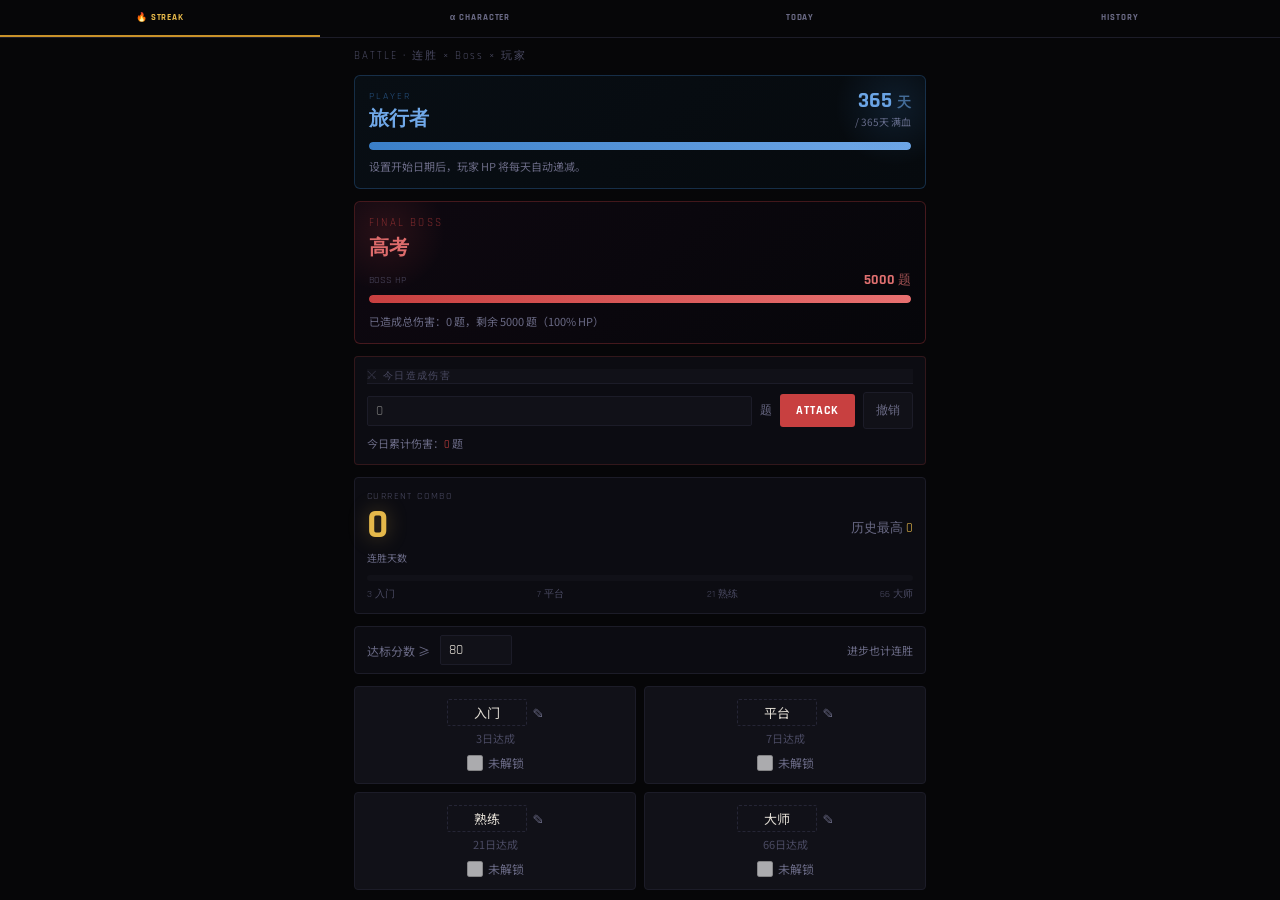
<file: index.html>
<!DOCTYPE html>
<html lang="zh-CN">
<head>
<meta charset="UTF-8">
<meta name="viewport" content="width=device-width, initial-scale=1.0, user-scalable=no">
<meta name="apple-mobile-web-app-capable" content="yes">
<meta name="apple-mobile-web-app-status-bar-style" content="black-translucent">
<meta name="apple-mobile-web-app-title" content="APEX">
<meta name="theme-color" content="#060608">
<title>APEX · RPG 成长系统</title>
<style>
@import url('https://fonts.googleapis.com/css2?family=Rajdhani:wght@400;600;700&family=Noto+Sans+SC:wght@300;400;500&display=swap');

:root {
  --bg:#060608;--bg2:#0C0C12;--bg3:#111118;
  --border:#1C1C28;--border2:#252535;
  --text:#E2DDD4;--dim:#4A4A62;--dim2:#6A6A85;
  --gold:#C8922A;--gold2:#E5B84A;
  --green:#3A9E6A;--red:#C84040;--blue:#3A7FC8;--purple:#7A4AC8;
  --safe-top:env(safe-area-inset-top,0px);--safe-bot:env(safe-area-inset-bottom,0px);
}

/* 浅色主题 */
body.light {
  --bg:#F5F5F7;--bg2:#FFFFFF;--bg3:#EEEEF2;
  --border:#D0D0DA;--border2:#B8B8C8;
  --text:#1A1A24;--dim:#6A6A85;--dim2:#8A8AA0;
  --gold:#B07A1A;--gold2:#C8922A;
  --green:#2A7A4A;--red:#A03030;--blue:#2A5A9A;--purple:#5A2A9A;
}

*{box-sizing:border-box;margin:0;padding:0;-webkit-tap-highlight-color:transparent;}
html,body{height:100%;overflow:hidden;background:var(--bg);color:var(--text);font-family:'Noto Sans SC',sans-serif;}
body{display:flex;flex-direction:column;}

/* NAV */
.nav{display:flex;background:var(--bg);border-bottom:1px solid var(--border);flex-shrink:0;overflow-x:auto;padding-top:var(--safe-top);}
.nav::-webkit-scrollbar{display:none;}
.nb{flex:1;background:none;border:none;border-bottom:2px solid transparent;color:var(--dim2);padding:12px 6px;cursor:pointer;font-size:9px;letter-spacing:.1em;font-family:'Rajdhani',sans-serif;font-weight:700;white-space:nowrap;transition:all .2s;min-width:48px;}
.nb.active{color:var(--gold2);border-bottom-color:var(--gold);}

/* PAGES */
.pages{flex:1;overflow:hidden;position:relative;}
.page{position:absolute;inset:0;overflow-y:auto;-webkit-overflow-scrolling:touch;display:none;flex-direction:column;}
.page.active{display:flex;}
.inner{max-width:600px;margin:0 auto;padding:10px 14px calc(20px + var(--safe-bot));width:100%;}
.page-title{font-family:'Rajdhani',sans-serif;font-size:11px;letter-spacing:.18em;color:var(--dim);margin-bottom:12px;}

/* SCORE HEADER */
.score-hd{background:linear-gradient(180deg,#0A0A14,var(--bg));border-bottom:1px solid var(--border);padding:10px 14px;flex-shrink:0;}
.hd-row{display:flex;justify-content:space-between;align-items:center;margin-bottom:8px;}
.hd-label{font-family:'Rajdhani',sans-serif;font-size:10px;letter-spacing:.2em;color:var(--dim);}
.date-s{font-family:'Rajdhani',sans-serif;font-size:11px;color:var(--dim2);}
.sc-row{display:flex;align-items:center;gap:10px;}
.sc-big{font-family:'Rajdhani',sans-serif;font-size:40px;font-weight:700;color:var(--gold2);line-height:1;text-shadow:0 0 24px rgba(229,184,74,.35);min-width:80px;}
.sc-meta{display:flex;flex-direction:column;gap:3px;}
.sc-vs{font-family:'Rajdhani',sans-serif;font-size:12px;font-weight:600;}
.sc-vs.up{color:var(--green);}.sc-vs.dn{color:var(--red);}.sc-vs.eq{color:var(--dim2);}
.yd-row{display:flex;align-items:center;gap:5px;}
.yd-lbl{font-family:'Rajdhani',sans-serif;font-size:10px;color:var(--dim);}
.yd-in{width:56px;background:var(--bg3);border:1px solid var(--border);border-radius:2px;color:var(--dim2);font-family:'Rajdhani',sans-serif;font-size:14px;text-align:center;padding:2px 4px;outline:none;}
.prog-t{flex:1;height:3px;background:var(--bg3);border-radius:2px;overflow:hidden;}
.prog-f{height:100%;background:linear-gradient(90deg,var(--gold),var(--gold2));border-radius:2px;transition:width .4s;box-shadow:0 0 8px rgba(200,146,42,.5);}

/* STATUS EFFECT STRIP */
.status-strip{display:flex;gap:6px;padding:6px 14px;flex-shrink:0;overflow-x:auto;background:var(--bg);}
.status-strip:empty{display:none;}
.status-strip::-webkit-scrollbar{display:none;}
.sfx{display:flex;align-items:center;gap:4px;padding:3px 9px;border-radius:12px;font-size:10px;white-space:nowrap;border:1px solid;}
.sfx.buff{color:#58C888;border-color:rgba(58,200,136,.25);background:rgba(58,200,136,.06);}
.sfx.debuff{color:#E07070;border-color:rgba(224,112,112,.25);background:rgba(224,112,112,.06);}
.sfx.neutral{color:var(--dim2);border-color:var(--border);background:var(--bg3);}

/* SAVE BTN */
.save-btn{display:block;width:calc(100% - 28px);margin:8px auto 0;background:var(--gold);border:none;border-radius:3px;color:var(--bg);font-family:'Rajdhani',sans-serif;font-size:13px;font-weight:700;letter-spacing:.12em;padding:10px;cursor:pointer;flex-shrink:0;}
.save-btn:active{background:var(--gold2);}

/* SECTIONS */
.sec{margin-bottom:8px;border:1px solid var(--border);border-radius:4px;overflow:hidden;background:var(--bg2);}
.sec-hd{display:flex;justify-content:space-between;align-items:center;padding:9px 12px;background:var(--bg3);border-bottom:1px solid var(--border);cursor:pointer;user-select:none;}
.sec-l{display:flex;align-items:center;gap:8px;}
.sdot{width:6px;height:6px;border-radius:1px;transform:rotate(45deg);flex-shrink:0;}
.sn{font-family:'Rajdhani',sans-serif;font-size:13px;font-weight:600;letter-spacing:.07em;}
.st{font-family:'Rajdhani',sans-serif;font-size:10px;color:var(--dim);margin-top:1px;}
.sec-r{display:flex;align-items:center;gap:7px;}
.ssub{font-family:'Rajdhani',sans-serif;font-size:17px;font-weight:700;color:var(--gold);}
.arr{font-size:10px;color:var(--dim);transition:transform .2s;}
.arr.cl{transform:rotate(-90deg);}
.sec-bd{padding:3px 0;}.sec-bd.hid{display:none;}

/* ITEMS */
.item{display:flex;align-items:center;padding:8px 12px;gap:8px;cursor:pointer;transition:background .12s;}
.item:active{background:rgba(255,255,255,.02);}
.item.on{background:rgba(200,146,42,.04);}
.chk{width:18px;height:18px;border:1px solid var(--border2);border-radius:2px;flex-shrink:0;display:flex;align-items:center;justify-content:center;transition:all .15s;background:var(--bg);}
.item.on .chk{background:var(--gold);border-color:var(--gold);}
.ci{display:none;color:var(--bg);font-size:11px;font-weight:700;}
.item.on .ci{display:block;}
.ilbl{flex:1;font-size:13px;color:#7A7A98;line-height:1.3;transition:color .15s;}
.item.on .ilbl{color:var(--text);}
.ipts{font-family:'Rajdhani',sans-serif;font-size:13px;font-weight:600;min-width:36px;text-align:right;color:var(--dim);}
.item.on .ipts{color:var(--green);}
.calc-row{display:flex;align-items:center;padding:7px 12px;gap:7px;}
.cl{flex:1;font-size:13px;color:#7A7A98;}
.ci2{width:46px;background:var(--bg3);border:1px solid var(--border);border-radius:2px;color:var(--text);font-family:'Rajdhani',sans-serif;font-size:13px;text-align:center;padding:3px 4px;outline:none;}
.ci2:focus{border-color:var(--gold);}
.cr{font-size:11px;color:var(--dim2);font-family:'Rajdhani',sans-serif;white-space:nowrap;}
.cres{font-family:'Rajdhani',sans-serif;font-size:14px;font-weight:600;color:var(--green);min-width:34px;text-align:right;}
.ded-row{display:flex;align-items:center;padding:8px 12px;gap:8px;}
.dl{flex:1;font-size:13px;color:#7A7A98;}
.di{width:46px;background:var(--bg3);border:1px solid rgba(200,64,64,.3);border-radius:2px;color:var(--red);font-family:'Rajdhani',sans-serif;font-size:13px;text-align:center;padding:3px 4px;outline:none;}
.dv{font-family:'Rajdhani',sans-serif;font-size:13px;font-weight:600;color:var(--red);min-width:36px;text-align:right;}

/* REWARD / CONFIRM / NOTE */
.rew-sec{border:1px solid rgba(200,146,42,.2);border-radius:4px;background:rgba(200,146,42,.03);margin-bottom:8px;}
.rew-hd{padding:9px 12px;background:rgba(200,146,42,.06);border-bottom:1px solid rgba(200,146,42,.15);}
.rew-t{font-family:'Rajdhani',sans-serif;font-size:12px;font-weight:700;letter-spacing:.12em;color:var(--gold2);}
.rew-bd{padding:4px 12px;}
.ri{display:flex;align-items:center;gap:8px;padding:6px 0;border-bottom:1px solid var(--border);}
.ri:last-child{border:none;}
.rc{width:18px;height:18px;border:1px solid rgba(200,146,42,.35);border-radius:2px;cursor:pointer;display:flex;align-items:center;justify-content:center;transition:all .15s;flex-shrink:0;}
.rc.on{background:var(--gold);border-color:var(--gold);}
.rc.on::after{content:'✓';font-size:10px;color:var(--bg);font-weight:700;}
.rl{font-size:13px;color:#9A9AB8;}
.rc.on~.rl{color:var(--gold2);}
.conf-sec{background:var(--bg3);border:1px solid var(--border);border-radius:4px;padding:10px 12px;margin-bottom:8px;}
.conf-t{font-family:'Rajdhani',sans-serif;font-size:10px;letter-spacing:.12em;color:var(--dim);margin-bottom:8px;}
.conf-pills{display:flex;gap:6px;flex-wrap:wrap;}
.cpill{display:flex;align-items:center;gap:5px;padding:5px 11px;border:1px solid var(--border);border-radius:20px;cursor:pointer;font-size:12px;color:var(--dim2);transition:all .15s;}
.cpill.on{border-color:rgba(58,158,106,.4);color:var(--green);background:rgba(58,158,106,.06);}
.cdot2{width:5px;height:5px;border-radius:50%;background:var(--dim);transition:background .15s;}
.cpill.on .cdot2{background:var(--green);}
.note-sec{background:var(--bg2);border:1px solid var(--border);border-radius:4px;padding:10px 12px;margin-bottom:8px;}
.note-l{font-family:'Rajdhani',sans-serif;font-size:10px;letter-spacing:.1em;color:var(--dim);margin-bottom:7px;}
.note-ta{width:100%;background:var(--bg3);border:1px solid var(--border);border-radius:3px;color:var(--text);font-family:'Noto Sans SC',sans-serif;font-size:13px;padding:8px 10px;outline:none;resize:none;line-height:1.6;}
.note-ta:focus{border-color:var(--gold);}

/* ══ CHARACTER PAGE ══ */
.char-hero{background:linear-gradient(135deg,#0A0A18,#06060E);border:1px solid var(--border);border-radius:6px;padding:16px;margin-bottom:10px;position:relative;overflow:hidden;}
.char-hero::before{content:'';position:absolute;top:-40px;right:-40px;width:140px;height:140px;border-radius:50%;background:radial-gradient(circle,rgba(200,146,42,.12),transparent 70%);}
.char-level-row{display:flex;align-items:center;gap:12px;margin-bottom:10px;}
.char-lv-badge{background:var(--gold);color:var(--bg);font-family:'Rajdhani',sans-serif;font-size:11px;font-weight:700;padding:3px 9px;border-radius:2px;letter-spacing:.1em;}
.char-class{font-family:'Rajdhani',sans-serif;font-size:18px;font-weight:700;color:var(--text);}
.char-title{font-size:11px;color:var(--dim2);}
.xp-bar-wrap{margin-top:10px;}
.xp-label-row{display:flex;justify-content:space-between;font-family:'Rajdhani',sans-serif;font-size:10px;color:var(--dim2);margin-bottom:5px;}
.xp-bar{height:6px;background:var(--bg3);border-radius:3px;overflow:hidden;}
.xp-fill{height:100%;background:linear-gradient(90deg,#7A4AC8,#C87AC8);border-radius:3px;transition:width .6s;}

.char-stats{display:grid;grid-template-columns:repeat(3,1fr);gap:8px;margin-bottom:10px;}
.cs{background:var(--bg2);border:1px solid var(--border);border-radius:3px;padding:10px 8px;text-align:center;}
.cs-n{font-family:'Rajdhani',sans-serif;font-size:22px;font-weight:700;color:var(--gold2);}
.cs-l{font-size:10px;color:var(--dim2);margin-top:2px;}

.status-effects-sec{background:var(--bg2);border:1px solid var(--border);border-radius:4px;padding:10px 12px;margin-bottom:10px;}
.se-title{font-family:'Rajdhani',sans-serif;font-size:10px;letter-spacing:.14em;color:var(--dim);margin-bottom:8px;}
.se-list{display:flex;flex-direction:column;gap:6px;}
.se-item{display:flex;align-items:flex-start;gap:10px;padding:8px 10px;border-radius:3px;border:1px solid;}
.se-item.buff{border-color:rgba(58,200,136,.2);background:rgba(58,200,136,.04);}
.se-item.debuff{border-color:rgba(224,112,112,.2);background:rgba(224,112,112,.04);}
.se-item.neutral{border-color:var(--border);background:var(--bg3);}
.se-icon{font-size:16px;line-height:1;flex-shrink:0;margin-top:1px;}
.se-text{flex:1;}
.se-name{font-family:'Rajdhani',sans-serif;font-size:12px;font-weight:700;letter-spacing:.06em;}
.se-desc{font-size:11px;color:var(--dim2);margin-top:2px;line-height:1.4;}
.se-item.buff .se-name{color:#58C888;}
.se-item.debuff .se-name{color:#E07070;}
.se-item.neutral .se-name{color:var(--dim2);}

/* ACHIEVEMENTS */
.ach-grid{display:grid;grid-template-columns:repeat(3,1fr);gap:8px;margin-bottom:10px;}
.ach{background:var(--bg3);border:1px solid var(--border);border-radius:4px;padding:10px 8px;text-align:center;transition:all .2s;}
.ach.unlocked{border-color:var(--gold);background:rgba(200,146,42,.06);}
.ach-icon{font-size:22px;line-height:1;margin-bottom:5px;opacity:.25;filter:grayscale(1);}
.ach.unlocked .ach-icon{opacity:1;filter:none;}
.ach-name{font-family:'Rajdhani',sans-serif;font-size:10px;font-weight:700;letter-spacing:.06em;color:var(--dim);}
.ach.unlocked .ach-name{color:var(--gold2);}
.ach-desc{font-size:9px;color:var(--dim);margin-top:3px;line-height:1.3;}

/* ══ QUEST PAGE ══ */
.quest-header{background:linear-gradient(135deg,#080812,#060608);border:1px solid var(--border);border-radius:4px;padding:12px;margin-bottom:10px;}
.quest-day-label{font-family:'Rajdhani',sans-serif;font-size:10px;letter-spacing:.16em;color:var(--dim);margin-bottom:4px;}
.quest-xp-pool{font-family:'Rajdhani',sans-serif;font-size:24px;font-weight:700;color:var(--purple);}
.quest-xp-label{font-size:11px;color:var(--dim2);margin-top:2px;}
.quest-card{background:var(--bg2);border:1px solid var(--border);border-radius:4px;padding:12px;margin-bottom:8px;transition:border-color .2s;cursor:pointer;}
.quest-card.done{border-color:rgba(58,158,106,.4);background:rgba(58,158,106,.04);}
.quest-card.failed{opacity:.4;}
.qc-top{display:flex;justify-content:space-between;align-items:flex-start;gap:8px;}
.qc-icon{font-size:20px;flex-shrink:0;}
.qc-info{flex:1;}
.qc-name{font-family:'Rajdhani',sans-serif;font-size:14px;font-weight:700;letter-spacing:.06em;color:var(--text);}
.quest-card.done .qc-name{color:var(--green);}
.qc-desc{font-size:12px;color:var(--dim2);margin-top:3px;line-height:1.4;}
.qc-reward{font-family:'Rajdhani',sans-serif;font-size:13px;font-weight:700;color:var(--purple);text-align:right;flex-shrink:0;}
.quest-card.done .qc-reward{color:var(--green);}
.qc-chk{width:22px;height:22px;border:1px solid var(--border2);border-radius:3px;display:flex;align-items:center;justify-content:center;flex-shrink:0;margin-top:2px;}
.quest-card.done .qc-chk{background:var(--green);border-color:var(--green);}
.qc-chk-mark{display:none;color:white;font-size:13px;font-weight:700;}
.quest-card.done .qc-chk-mark{display:block;}

.quest-custom-sec{background:var(--bg2);border:1px solid var(--border);border-radius:4px;margin-bottom:10px;overflow:hidden;}
.quest-custom-hd{display:flex;justify-content:space-between;align-items:center;padding:9px 12px;background:var(--bg3);border-bottom:1px solid var(--border);}
.quest-custom-title{font-family:'Rajdhani',sans-serif;font-size:11px;font-weight:700;letter-spacing:.12em;color:var(--purple);}

/* ══ HISTORY ══ */
.hist-stats{display:grid;grid-template-columns:1fr 1fr 1fr;gap:8px;margin-bottom:12px;}
.stat-c{background:var(--bg2);border:1px solid var(--border);border-radius:3px;padding:10px 12px;}
.stat-n{font-family:'Rajdhani',sans-serif;font-size:22px;font-weight:700;color:var(--gold2);}
.stat-l{font-size:10px;color:var(--dim2);margin-top:2px;}
.chart-w{background:var(--bg2);border:1px solid var(--border);border-radius:4px;padding:12px;margin-bottom:12px;}
.chart-lbl{font-family:'Rajdhani',sans-serif;font-size:10px;letter-spacing:.14em;color:var(--dim);margin-bottom:10px;}
canvas{width:100%;display:block;}
.hist-list{display:flex;flex-direction:column;gap:6px;}
.hi{background:var(--bg2);border:1px solid var(--border);border-radius:3px;padding:10px 12px;}
.hi-top{display:flex;justify-content:space-between;align-items:flex-start;}
.hi-date{font-family:'Rajdhani',sans-serif;font-size:12px;color:var(--dim2);}
.hi-score{font-family:'Rajdhani',sans-serif;font-size:22px;font-weight:700;color:var(--gold);}
.hi-diff{font-family:'Rajdhani',sans-serif;font-size:11px;}
.hi-diff.up{color:var(--green);}.hi-diff.dn{color:var(--red);}.hi-diff.eq{color:var(--dim2);}
.hi-note{font-size:12px;color:var(--dim2);margin-top:5px;line-height:1.5;font-style:italic;border-top:1px solid var(--border);padding-top:5px;}
.no-data{text-align:center;padding:40px 20px;color:var(--dim2);font-size:13px;}
.no-data-s{font-size:11px;color:var(--dim);margin-top:6px;}
.clr-btn{display:block;width:100%;margin-top:14px;background:none;border:1px solid rgba(200,64,64,.3);border-radius:3px;color:var(--red);font-family:'Rajdhani',sans-serif;font-size:11px;letter-spacing:.1em;padding:8px;cursor:pointer;opacity:.6;}

/* ══ JOURNAL ══ */
.journal-entry{background:var(--bg2);border:1px solid var(--border);border-radius:4px;padding:12px;margin-bottom:8px;}
.je-date{font-family:'Rajdhani',sans-serif;font-size:11px;color:var(--gold);margin-bottom:6px;letter-spacing:.08em;}
.je-score{font-family:'Rajdhani',sans-serif;font-size:13px;color:var(--dim2);margin-bottom:6px;}
.je-text{font-size:13px;color:var(--text);line-height:1.7;}

/* ══ STREAK (BOSS BATTLE) ══ */
.boss-card{background:linear-gradient(135deg,#0E0810,#06060A);border:1px solid rgba(200,64,64,.3);border-radius:6px;padding:14px;margin-bottom:12px;position:relative;overflow:hidden;}
.boss-card::before{content:'';position:absolute;top:-30px;left:-30px;width:120px;height:120px;border-radius:50%;background:radial-gradient(circle,rgba(200,64,64,.15),transparent 70%);}
.boss-name{font-family:'Rajdhani',sans-serif;font-size:11px;letter-spacing:.2em;color:rgba(200,64,64,.6);margin-bottom:4px;}
.boss-title{font-family:'Rajdhani',sans-serif;font-size:20px;font-weight:700;color:#E07070;}
.boss-hp-row{display:flex;justify-content:space-between;align-items:center;margin:10px 0 6px;}
.boss-hp-label{font-family:'Rajdhani',sans-serif;font-size:10px;color:var(--dim);}
.boss-hp-val{font-family:'Rajdhani',sans-serif;font-size:14px;font-weight:700;color:#E07070;}
.boss-hp-bar{height:8px;background:rgba(200,64,64,.15);border-radius:4px;overflow:hidden;}
.boss-hp-fill{height:100%;background:linear-gradient(90deg,#C84040,#E87070);border-radius:4px;transition:width .8s;}
.boss-flavor{font-size:11px;color:var(--dim2);margin-top:10px;font-style:italic;line-height:1.5;}

.combo-card{background:var(--bg2);border:1px solid var(--border);border-radius:4px;padding:12px;margin-bottom:12px;}
.combo-row{display:flex;justify-content:space-between;align-items:center;}
.combo-num{font-family:'Rajdhani',sans-serif;font-size:40px;font-weight:700;color:var(--gold2);line-height:1;text-shadow:0 0 20px rgba(229,184,74,.35);}
.combo-right{text-align:right;}
.combo-max{font-family:'Rajdhani',sans-serif;font-size:13px;color:var(--dim2);}
.combo-dmg{font-family:'Rajdhani',sans-serif;font-size:11px;color:var(--red);margin-top:3px;}
.streak-prog-bar{height:6px;background:var(--bg3);border-radius:3px;overflow:hidden;margin:10px 0 6px;}
.streak-prog-fill{height:100%;background:linear-gradient(90deg,var(--gold),var(--gold2));border-radius:3px;transition:width .5s;}
.milestone-row{display:flex;justify-content:space-between;font-family:'Rajdhani',sans-serif;font-size:10px;color:var(--dim);}

.streak-summary{display:flex;gap:10px;margin-bottom:12px;}
.streak-card{flex:1;background:var(--bg2);border:1px solid var(--border);border-radius:4px;padding:12px;text-align:center;}
.streak-num{font-family:'Rajdhani',sans-serif;font-size:36px;font-weight:700;color:var(--gold2);line-height:1.2;}
.streak-label{font-size:10px;color:var(--dim2);letter-spacing:.1em;}

.identity-grid{display:grid;grid-template-columns:repeat(2,1fr);gap:8px;margin-top:10px;}
.id-card{background:var(--bg3);border:1px solid var(--border);border-radius:4px;padding:12px;text-align:center;}
.id-card.unlocked{border-color:var(--gold);background:rgba(200,146,42,.08);}
.id-title{display:flex;align-items:center;justify-content:center;gap:6px;margin-bottom:4px;}
.id-title input{background:transparent;border:1px dashed var(--border2);color:var(--text);font-size:13px;width:80px;text-align:center;padding:2px;border-radius:2px;}
.id-title button{background:none;border:none;color:var(--dim2);cursor:pointer;font-size:11px;}
.id-days{font-size:11px;color:var(--dim);margin-bottom:8px;}
.id-check{display:flex;align-items:center;justify-content:center;gap:5px;font-size:12px;color:var(--dim2);}
.id-check input{accent-color:var(--gold);width:16px;height:16px;}

.threshold-row{margin-bottom:12px;display:flex;align-items:center;gap:10px;background:var(--bg2);border:1px solid var(--border);border-radius:4px;padding:8px 12px;}
.threshold-row span{font-size:12px;color:var(--dim2);}
.threshold-row input{background:var(--bg3);border:1px solid var(--border);border-radius:2px;color:var(--text);font-family:'Rajdhani',sans-serif;font-size:14px;padding:5px 8px;width:72px;outline:none;}

/* ══ PLAYER CARD ══ */
.player-card{background:linear-gradient(135deg,#080E14,#060A0E);border:1px solid rgba(58,127,200,.3);border-radius:6px;padding:14px;margin-bottom:12px;position:relative;overflow:hidden;}
.player-card::before{content:'';position:absolute;top:-30px;right:-30px;width:120px;height:120px;border-radius:50%;background:radial-gradient(circle,rgba(58,127,200,.15),transparent 70%);}
.player-top{display:flex;justify-content:space-between;align-items:flex-start;margin-bottom:10px;}
.player-tag{font-family:'Rajdhani',sans-serif;font-size:10px;letter-spacing:.2em;color:rgba(58,127,200,.6);margin-bottom:3px;}
.player-name{font-family:'Rajdhani',sans-serif;font-size:20px;font-weight:700;color:#70A8E8;}
.player-hp-val{font-family:'Rajdhani',sans-serif;font-size:22px;font-weight:700;color:#70A8E8;line-height:1;}
.player-hp-bar{height:8px;background:rgba(58,127,200,.15);border-radius:4px;overflow:hidden;}
.player-hp-fill{height:100%;background:linear-gradient(90deg,#3A7FC8,#70A8E8);border-radius:4px;transition:width .8s;}
/* ══ SETTING BLOCK ══ */
.setting-block{background:var(--bg2);border:1px solid var(--border);border-radius:4px;overflow:hidden;margin-bottom:12px;}
.setting-block-title{font-family:'Rajdhani',sans-serif;font-size:10px;letter-spacing:.14em;color:var(--dim);padding:8px 12px;background:var(--bg3);border-bottom:1px solid var(--border);}
.setting-row{display:flex;align-items:center;justify-content:space-between;padding:9px 12px;border-bottom:1px solid var(--border);gap:10px;}
.setting-row:last-child{border:none;}
.setting-row>span{font-size:12px;color:var(--dim2);white-space:nowrap;}
.set-in{background:var(--bg3);border:1px solid var(--border);border-radius:2px;color:var(--text);font-family:'Noto Sans SC',sans-serif;font-size:13px;padding:5px 8px;outline:none;text-align:right;}
.set-in:focus{border-color:var(--gold);}
.set-in.num{width:90px;font-family:'Rajdhani',sans-serif;font-size:14px;}
.dmg-block{background:var(--bg2);border:1px solid rgba(200,64,64,.2);border-radius:4px;padding:12px;margin-bottom:12px;}

/* ══ CUSTOMIZE ══ */
.cust-sec{background:var(--bg2);border:1px solid var(--border);border-radius:4px;margin-bottom:10px;overflow:hidden;}
.cust-hd{display:flex;justify-content:space-between;align-items:center;padding:9px 12px;background:var(--bg3);border-bottom:1px solid var(--border);}
.cust-hn{font-family:'Rajdhani',sans-serif;font-size:12px;font-weight:700;letter-spacing:.08em;}
.hd-actions{display:flex;gap:5px;}
.add-btn,.edit-btn,.del-section-btn{background:none;border:1px solid var(--border2);border-radius:2px;font-family:'Rajdhani',sans-serif;font-size:10px;padding:3px 8px;cursor:pointer;letter-spacing:.06em;line-height:1.2;}
.add-btn{color:var(--gold);}
.edit-btn{color:var(--dim2);}
.edit-btn:hover{color:var(--gold);border-color:var(--gold);}
.del-section-btn{color:var(--red);border-color:rgba(200,64,64,.3);}
.cust-item{display:flex;align-items:center;padding:8px 12px;gap:8px;border-bottom:1px solid var(--border);}
.cust-item:last-child{border:none;}
.cust-name{flex:1;font-size:13px;color:var(--text);}
.cust-pts-badge{font-family:'Rajdhani',sans-serif;font-size:12px;color:var(--green);background:rgba(58,158,106,.1);border:1px solid rgba(58,158,106,.2);border-radius:3px;padding:2px 7px;}
.cust-edit{background:none;border:none;color:var(--dim2);font-size:13px;cursor:pointer;padding:3px;}
.cust-del{background:none;border:none;color:var(--red);font-size:14px;cursor:pointer;padding:3px;opacity:.5;}
.cust-del:hover{opacity:1;}
.new-section-btn{display:block;width:100%;background:var(--bg3);border:2px dashed var(--border2);border-radius:4px;color:var(--gold2);font-family:'Rajdhani',sans-serif;font-size:12px;font-weight:700;letter-spacing:.12em;padding:13px;margin-bottom:12px;cursor:pointer;transition:all .2s;text-align:center;}
.new-section-btn:hover{background:var(--bg2);border-color:var(--gold);}

/* ══ MODAL ══ */
.overlay{position:fixed;inset:0;background:rgba(0,0,0,.75);z-index:800;display:none;align-items:flex-end;justify-content:center;}
.overlay.show{display:flex;}
.modal{background:var(--bg2);border:1px solid var(--border2);border-radius:8px 8px 0 0;padding:18px 16px calc(18px + var(--safe-bot));width:100%;max-width:600px;max-height:90vh;overflow-y:auto;}
.modal-t{font-family:'Rajdhani',sans-serif;font-size:14px;font-weight:700;letter-spacing:.1em;color:var(--gold2);margin-bottom:14px;}
.modal-row{margin-bottom:12px;}
.modal-lbl{font-size:11px;color:var(--dim2);margin-bottom:5px;font-family:'Rajdhani',sans-serif;letter-spacing:.08em;}
.modal-in{width:100%;background:var(--bg3);border:1px solid var(--border);border-radius:3px;color:var(--text);font-family:'Noto Sans SC',sans-serif;font-size:14px;padding:9px 11px;outline:none;}
.modal-in:focus{border-color:var(--gold);}
.modal-row-2{display:grid;grid-template-columns:1fr 1fr;gap:10px;margin-bottom:14px;}
.modal-btns{display:flex;gap:8px;}
.mbtn{flex:1;padding:10px;border:none;border-radius:3px;font-family:'Rajdhani',sans-serif;font-size:13px;font-weight:700;letter-spacing:.1em;cursor:pointer;}
.mbtn.cancel{background:var(--bg3);color:var(--dim2);border:1px solid var(--border);}
.mbtn.ok{background:var(--gold);color:var(--bg);}
.color-dots{display:flex;gap:8px;flex-wrap:wrap;margin-top:6px;}
.cdot-sel{width:24px;height:24px;border-radius:4px;cursor:pointer;border:2px solid transparent;transform:rotate(45deg);transition:border .1s;}
.cdot-sel.chosen{border-color:white;}

/* CELEBRATION */
.celeb{position:fixed;top:50%;left:50%;transform:translate(-50%,-50%) scale(0);background:var(--bg2);border:1px solid var(--gold);border-radius:6px;padding:14px 26px;text-align:center;z-index:999;transition:transform .3s cubic-bezier(.34,1.56,.64,1);box-shadow:0 0 40px rgba(200,146,42,.3);pointer-events:none;}
.celeb.show{transform:translate(-50%,-50%) scale(1);}
.celeb-p{font-family:'Rajdhani',sans-serif;font-size:26px;font-weight:700;color:var(--gold2);}
.celeb-t{font-size:10px;color:var(--dim2);margin-top:2px;letter-spacing:.08em;}

/* ══ COLLAPSE ══ */
.collapse-sec{background:var(--bg2);border:1px solid var(--border);border-radius:4px;overflow:hidden;}
.collapse-hd{display:flex;justify-content:space-between;align-items:center;padding:11px 14px;cursor:pointer;user-select:none;background:var(--bg3);}
.collapse-hd:active{background:var(--bg2);}
.collapse-title{font-family:'Rajdhani',sans-serif;font-size:11px;font-weight:700;letter-spacing:.14em;color:var(--dim2);}
.collapse-arr{font-size:11px;color:var(--dim);transition:transform .2s;}
.collapse-arr.open{transform:rotate(-180deg);}
.collapse-bd{border-top:1px solid var(--border);}
.collapse-bd.hid{display:none;}

.sdiv{height:1px;background:var(--border);margin:3px 12px;}
</style>
</head>
<body>

<nav class="nav">
  <button class="nb active" onclick="showPage('streak',this)">🔥 STREAK</button>
  <button class="nb" onclick="showPage('char',this)">α CHARACTER</button>
  <button class="nb" onclick="showPage('today',this)">TODAY</button>
  <button class="nb" onclick="showPage('history',this)">HISTORY</button>
</nav>

<div class="pages">

<!-- ══════ CHARACTER ══════ -->
<div class="page" id="page-char">
  <div class="inner">
	<div class="page-title">CHARACTER · 角色成长</div>
	<div class="char-hero">
	  <div class="char-level-row">
		<div class="char-lv-badge" id="charLvBadge">LV 1</div>
		<div>
		  <div class="char-class" id="charClass">觉醒者</div>
		  <div class="char-title" id="charClassSub">职业：未定</div>
		</div>
	  </div>
	  <div class="xp-bar-wrap">
		<div class="xp-label-row">
		  <span>EXPERIENCE</span>
		  <span id="xpText">0 / 100 XP</span>
		</div>
		<div class="xp-bar"><div class="xp-fill" id="xpFill" style="width:0%"></div></div>
	  </div>
	</div>

	<div class="char-stats">
	  <div class="cs"><div class="cs-n" id="charTotalXP">0</div><div class="cs-l">累计 XP</div></div>
	  <div class="cs"><div class="cs-n" id="charDays">0</div><div class="cs-l">作战天数</div></div>
	  <div class="cs"><div class="cs-n" id="charQuestXP">0</div><div class="cs-l">当前连胜</div></div>
	</div>

	<div class="status-effects-sec">
	  <div class="se-title">ACTIVE EFFECTS · 当前状态效果</div>
	  <div class="se-list" id="seList"><div style="font-size:12px;color:var(--dim2);">先保存一天记录后状态效果会出现在这里</div></div>
	</div>

	<div class="page-title" style="margin-top:4px;">ACHIEVEMENTS · 成就</div>
	<div class="ach-grid" id="achGrid"></div>
  </div>
</div>

<!-- ══════ TODAY ══════ -->
<div class="page" id="page-today">
  <div class="score-hd">
	<div class="hd-row">
	  <div class="hd-label">APEX · DAILY SCORE</div>
	  <div class="date-s" id="dateStr"></div>
	</div>
	<div class="sc-row">
	  <div class="sc-big" id="totalScore">0</div>
	  <div class="sc-meta">
		<div class="sc-vs eq" id="scoreDiff">vs 昨日 —</div>
		<div class="yd-row">
		  <div class="yd-lbl">昨日</div>
		  <input class="yd-in" type="number" id="ydInput" placeholder="0" oninput="updateDiff()">
		</div>
	  </div>
	  <div class="prog-t" style="flex:1"><div class="prog-f" id="progFill" style="width:0%"></div></div>
	</div>
  </div>
  <div class="status-strip" id="statusStrip"></div>
  <button class="save-btn" onclick="saveToday()">保存今日记录</button>
  <div class="inner" id="todayInner"></div>
</div>

<!-- ══════ HISTORY ══════ -->
<div class="page" id="page-history">
  <div class="inner">
	<div class="page-title">PROGRESS CURVE · 进步曲线</div>
	<div class="hist-stats">
	  <div class="stat-c"><div class="stat-n" id="statDays">0</div><div class="stat-l">累计天数</div></div>
	  <div class="stat-c"><div class="stat-n" id="statBest">0</div><div class="stat-l">最高分</div></div>
	  <div class="stat-c"><div class="stat-n" id="statAvg">0</div><div class="stat-l">平均分</div></div>
	</div>
	<div class="chart-w"><div class="chart-lbl">每日积分走势</div><canvas id="scoreChart" height="150"></canvas></div>
	<div class="hist-list" id="histList"></div>
	<button class="clr-btn" onclick="clearHistory()">清除所有历史记录</button>
  </div>
</div>

<!-- ══════ STREAK / BOSS BATTLE ══════ -->
<div class="page active" id="page-streak">
  <div class="inner">
	<div class="page-title">BATTLE · 连胜 × Boss × 玩家</div>

	<!-- PLAYER HP -->
	<div class="player-card">
	  <div class="player-top">
		<div>
		  <div class="player-tag">PLAYER</div>
		  <div class="player-name" id="playerName">旅行者</div>
		</div>
		<div style="text-align:right;">
		  <div class="player-hp-val"><span id="playerHpCur">—</span> <span id="playerHpUnit" style="font-size:14px;color:rgba(112,168,232,.6);">天</span></div>
		  <div style="font-size:10px;color:var(--dim2);margin-top:2px;">/ <span id="playerHpMax">—</span> 满血</div>
		</div>
	  </div>
	  <div class="player-hp-bar"><div class="player-hp-fill" id="playerHpFill" style="width:100%"></div></div>
	  <div style="font-size:11px;color:var(--dim2);margin-top:8px;" id="playerFlavor">设置开始日期后，玩家 HP 将每天自动递减。</div>
	</div>

	<!-- BOSS CARD -->
	<div class="boss-card">
	  <div class="boss-name">FINAL BOSS</div>
	  <div class="boss-title" id="bossDisplayName">高考</div>
	  <div class="boss-hp-row">
		<div class="boss-hp-label">BOSS HP</div>
		<div class="boss-hp-val"><span id="bossHpCur">—</span> <span id="bossHpUnitDisp" style="font-size:13px;font-weight:400;color:rgba(224,112,112,.7);">题</span></div>
	  </div>
	  <div class="boss-hp-bar"><div class="boss-hp-fill" id="bossHpFill" style="width:100%"></div></div>
	  <div style="font-size:11px;color:var(--dim2);margin-top:10px;" id="bossFlavor">设置 Boss 后开始造成伤害。</div>
	</div>

	<!-- DAMAGE INPUT -->
	<div class="dmg-block">
	  <div class="setting-block-title" style="padding:0;font-size:10px;letter-spacing:.14em;color:var(--dim);margin-bottom:8px;">⚔ 今日造成伤害</div>
	  <div style="display:flex;gap:8px;align-items:center;">
		<input type="number" id="dmgInput" class="set-in num" placeholder="0" min="0" style="flex:1;text-align:left;">
		<span id="dmgUnitLabel" style="font-family:'Rajdhani',sans-serif;font-size:12px;color:var(--dim2);">题</span>
		<button onclick="dealDamage()" style="background:var(--red);border:none;border-radius:3px;color:white;font-family:'Rajdhani',sans-serif;font-size:12px;font-weight:700;padding:9px 16px;cursor:pointer;letter-spacing:.08em;">ATTACK</button>
		<button onclick="healBoss()" style="background:var(--bg3);border:1px solid var(--border);border-radius:3px;color:var(--dim2);font-family:'Rajdhani',sans-serif;font-size:12px;padding:9px 12px;cursor:pointer;">撤销</button>
	  </div>
	  <div style="font-size:11px;color:var(--dim2);margin-top:6px;">今日累计伤害：<span id="todayDmg" style="color:var(--red);font-family:'Rajdhani',sans-serif;">0</span> <span id="todayDmgUnit"></span></div>
	</div>

	<!-- COMBO -->
	<div class="combo-card">
	  <div class="combo-row">
		<div>
		  <div style="font-family:'Rajdhani',sans-serif;font-size:10px;letter-spacing:.14em;color:var(--dim);margin-bottom:4px;">CURRENT COMBO</div>
		  <div class="combo-num" id="currentStreak">0</div>
		  <div style="font-size:10px;color:var(--dim2);margin-top:4px;">连胜天数</div>
		</div>
		<div class="combo-right">
		  <div class="combo-max">历史最高 <span id="maxStreak" style="color:var(--gold2);">0</span></div>
		</div>
	  </div>
	  <div class="streak-prog-bar"><div class="streak-prog-fill" id="streakProgFill" style="width:0%"></div></div>
	  <div class="milestone-row">
		<span>3 入门</span><span>7 平台</span><span>21 熟练</span><span>66 大师</span>
	  </div>
	</div>

	<div class="threshold-row">
	  <span>达标分数 ≥</span>
	  <input type="number" id="streakThreshold" min="1" step="1" value="80" onchange="renderStreak()">
	  <span style="margin-left:auto;font-size:11px;color:var(--dim2);">进步也计连胜</span>
	</div>

	<div class="identity-grid" id="identityCards"></div>

	<!-- COLLAPSIBLE: BOSS SETTINGS -->
	<div class="collapse-sec" style="margin-top:16px;">
	  <div class="collapse-hd" onclick="toggleCollapse('bossSettings')">
		<span class="collapse-title">⚙ Boss 设置</span>
		<span class="collapse-arr" id="arr-bossSettings">▾</span>
	  </div>
	  <div class="collapse-bd hid" id="bd-bossSettings">
		<div class="setting-row">
		  <span>Boss 名称</span>
		  <input type="text" id="bossNameInput" class="set-in" placeholder="高考" oninput="saveBossSettings()">
		</div>
		<div class="setting-row">
		  <span>总血量</span>
		  <input type="number" id="bossTotalHp" class="set-in num" placeholder="5000" min="1" oninput="saveBossSettings()">
		</div>
		<div class="setting-row">
		  <span>当前剩余HP</span>
		  <input type="number" id="bossCurrentHp" class="set-in num" placeholder="5000" min="0" oninput="saveBossSettings()">
		</div>
		<div class="setting-row">
		  <span>单位</span>
		  <input type="text" id="bossUnit" class="set-in" placeholder="题" maxlength="6" oninput="saveBossSettings()">
		</div>
	  </div>
	</div>

	<!-- COLLAPSIBLE: PLAYER SETTINGS -->
	<div class="collapse-sec" style="margin-top:8px;margin-bottom:20px;">
	  <div class="collapse-hd" onclick="toggleCollapse('playerSettings')">
		<span class="collapse-title">⚙ 玩家设置</span>
		<span class="collapse-arr" id="arr-playerSettings">▾</span>
	  </div>
	  <div class="collapse-bd hid" id="bd-playerSettings">
		<div class="setting-row">
		  <span>名称</span>
		  <input type="text" id="playerNameInput" class="set-in" placeholder="旅行者" oninput="savePlayerSettings()">
		</div>
		<div class="setting-row">
		  <span>最大HP（天）</span>
		  <input type="number" id="playerMaxHp" class="set-in num" placeholder="365" min="1" oninput="savePlayerSettings()">
		</div>
		<div class="setting-row">
		  <span>开始日期</span>
		  <input type="date" id="playerStartDate" class="set-in" style="width:auto;" onchange="savePlayerSettings()">
		</div>
	  </div>
	</div>

  </div>
</div>

</div><!-- /pages -->

<!-- 事项 Modal (支持三种类型) -->
<div class="overlay" id="overlay">
  <div class="modal">
	<div class="modal-t" id="modalTitle">添加事项</div>
	<div class="modal-row">
	  <div class="modal-lbl">事项名称</div>
	  <input class="modal-in" type="text" id="modalName" placeholder="例：完成数学作业">
	</div>
	<div class="modal-row">
	  <div class="modal-lbl">类型</div>
	  <select class="modal-in" id="modalType" onchange="toggleModalFields()">
		<option value="check">✓ 一次完成（固定分）</option>
		<option value="calc">🔢 数量累计（分值×数量）</option>
		<option value="counter">🔁 可多次点击（固定分/次）</option>
	  </select>
	</div>
	<!-- 固定分字段（默认显示） -->
	<div class="modal-row" id="modalPtsRow">
	  <div class="modal-lbl">分值</div>
	  <input class="modal-in" type="number" id="modalPts" placeholder="3" min="0.5" step="0.5">
	</div>
	<!-- 计算类型字段（初始隐藏） -->
	<div class="modal-row" id="modalCalcFields" style="display:none;">
	  <div style="display:flex; gap:8px;">
		<div style="flex:2;"><div class="modal-lbl">分值/单位</div><input class="modal-in" type="number" id="modalRate" placeholder="4" min="0.5" step="0.5"></div>
		<div style="flex:1;"><div class="modal-lbl">单位</div><input class="modal-in" type="text" id="modalUnit" placeholder="节"></div>
	  </div>
	</div>
	<div class="modal-row-2">
	  <div><div class="modal-lbl">所属模块</div><select class="modal-in" id="modalSection" style="cursor:pointer;"></select></div>
	</div>
	<div class="modal-btns">
	  <button class="mbtn cancel" onclick="closeModal()">取消</button>
	  <button class="mbtn ok" onclick="saveItem()">保存</button>
	</div>
  </div>
</div>

<!-- 板块 Modal -->
<div class="overlay" id="sectionOverlay">
  <div class="modal">
	<div class="modal-t" id="sectionModalTitle">编辑板块</div>
	<div class="modal-row"><div class="modal-lbl">板块名称</div><input class="modal-in" type="text" id="sectionNameInput" placeholder="例：自习室数学"></div>
	<div class="modal-row"><div class="modal-lbl">时间/备注</div><input class="modal-in" type="text" id="sectionTimeInput" placeholder="例：06:30 — 09:30"></div>
	<div class="modal-row">
	  <div class="modal-lbl">主题颜色</div>
	  <div class="color-dots" id="sectionColorDots">
		<div class="cdot-sel chosen" data-color="#C8922A" style="background:#C8922A;" onclick="selectSectionColor(this)"></div>
		<div class="cdot-sel" data-color="#E5B84A" style="background:#E5B84A;" onclick="selectSectionColor(this)"></div>
		<div class="cdot-sel" data-color="#3A7FC8" style="background:#3A7FC8;" onclick="selectSectionColor(this)"></div>
		<div class="cdot-sel" data-color="#C84040" style="background:#C84040;" onclick="selectSectionColor(this)"></div>
		<div class="cdot-sel" data-color="#3A9E6A" style="background:#3A9E6A;" onclick="selectSectionColor(this)"></div>
		<div class="cdot-sel" data-color="#7A4AC8" style="background:#7A4AC8;" onclick="selectSectionColor(this)"></div>
		<div class="cdot-sel" data-color="#A0A0FF" style="background:#A0A0FF;" onclick="selectSectionColor(this)"></div>
		<div class="cdot-sel" data-color="#E07070" style="background:#E07070;" onclick="selectSectionColor(this)"></div>
	  </div>
	  <input type="hidden" id="sectionColorInput" value="#C8922A">
	</div>
	<div class="modal-row">
	  <div class="modal-lbl">板块类型</div>
	  <label style="display:flex;align-items:center;gap:8px;color:var(--dim2);font-size:13px;">
		<input type="checkbox" id="sectionDeductCheck"> 扣分项目
	  </label>
	</div>
	<div class="modal-btns">
	  <button class="mbtn cancel" onclick="closeSectionModal()">取消</button>
	  <button class="mbtn ok" onclick="saveSection()">保存</button>
	</div>
  </div>
</div>

<!-- Celebration -->
<div class="celeb" id="celeb">
  <div class="celeb-p" id="celebP"></div>
  <div class="celeb-t" id="celebT">已记录</div>
</div>

<script>
// ════════════════════════════════════
//  STORE
// ════════════════════════════════════
const STORE={
  get(k){try{return JSON.parse(localStorage.getItem(k))||null}catch{return null}},
  set(k,v){localStorage.setItem(k,JSON.stringify(v))},
  del(k){localStorage.removeItem(k)}
};

// ════════════════════════════════════
//  DEFAULT DATA (无默认模板)
// ════════════════════════════════════
const DEFAULT_SECTIONS = [];

const ACHIEVEMENTS_DEF=[
  {id:'a0',icon:'🌟',name:'初次觉醒',desc:'第一次保存记录'},
  {id:'a1',icon:'⚔️',name:'首战告捷',desc:'积分首次超过80'},
  {id:'a2',icon:'🔥',name:'三日连胜',desc:'达成3天连胜'},
  {id:'a3',icon:'🗡️',name:'战士崛起',desc:'达成7天连胜'},
  {id:'a4',icon:'⚙️',name:'习惯铸造',desc:'达成21天连胜'},
  {id:'a5',icon:'🧠',name:'神经重塑',desc:'达成66天连胜'},
  {id:'a6',icon:'💎',name:'满贯之日',desc:'单日无扣分且三项结算全中'},
  {id:'a7',icon:'💯',name:'百分战士',desc:'单日积分超过100'},
  {id:'a8',icon:'👑',name:'传说时刻',desc:'单日积分超过140'},
  {id:'a9',icon:'📈',name:'进步无止',desc:'连续7天积分进步'},
  {id:'a11',icon:'🌙',name:'节律之主',desc:'连续7天22:30前躺下'},
];

const LEVEL_THRESHOLDS=[0,100,250,500,850,1350,2000,2850,4000,5500,7500];
const LEVEL_NAMES=['觉醒者','学徒','践行者','战士','铸造者','掌舵者','学者','精英','大师','传说','神话'];

const IDENTITY_NAMES_DEFAULT=['入门','平台','熟练','大师'];
const STREAK_MILESTONES=[3,7,21,66];

// ════════════════════════════════════
//  ACCESSORS
// ════════════════════════════════════
function getSections(){return STORE.get('apex_sections')||DEFAULT_SECTIONS;}
function saveSections(s){STORE.set('apex_sections',s);}
function getHistory(){return STORE.get('apex_history')||{};}
function getAchievements(){return STORE.get('apex_achievements')||[];}
function getIdentityNames(){return STORE.get('apex_id_names')||IDENTITY_NAMES_DEFAULT;}
function getIdentityClaimed(){return STORE.get('apex_id_claimed')||[];}
function getStreakThreshold(){return STORE.get('apex_streak_threshold')||80;}
function getTheme(){return STORE.get('apex_theme')||'dark';}
function setTheme(theme){STORE.set('apex_theme',theme);}

// ════════════════════════════════════
//  STATE
// ════════════════════════════════════
let currentScore=0, subtotals={}, calcValues={}, celebTimer, celebTimer2;
let editingItem=null, editingSectionId=null;

const now=new Date();
const todayKey=`${now.getFullYear()}-${now.getMonth()+1}-${now.getDate()}`;
document.getElementById('dateStr').textContent=`${now.getMonth()+1}月${now.getDate()}日`;

// ════════════════════════════════════
//  THEME
// ════════════════════════════════════
function toggleTheme() {
  const body = document.body;
  const isLight = body.classList.contains('light');
  if (isLight) {
	body.classList.remove('light');
	setTheme('dark');
  } else {
	body.classList.add('light');
	setTheme('light');
  }
}
// 初始化主题
(function initTheme() {
  const theme = getTheme();
  if (theme === 'light') document.body.classList.add('light');
})();

// ════════════════════════════════════
//  SOUND ENGINE (Web Audio API)
// ════════════════════════════════════
let audioCtx=null;
function getAudio(){
  if(!audioCtx) audioCtx=new(window.AudioContext||window.webkitAudioContext)();
  return audioCtx;
}
function playTone(freq,type,vol,dur,delay=0){
  try{
	const ctx=getAudio();
	const osc=ctx.createOscillator();
	const gain=ctx.createGain();
	osc.connect(gain); gain.connect(ctx.destination);
	osc.type=type; osc.frequency.value=freq;
	const t=ctx.currentTime+delay;
	gain.gain.setValueAtTime(0,t);
	gain.gain.linearRampToValueAtTime(vol,t+0.01);
	gain.gain.exponentialRampToValueAtTime(0.001,t+dur);
	osc.start(t); osc.stop(t+dur+0.05);
  }catch(e){}
}
function soundTick(){
  playTone(880,'sine',0.18,0.08);
}
function soundMilestone(){
  playTone(523,'sine',0.15,0.12);
  playTone(784,'sine',0.12,0.15,0.1);
}
function soundSave(){
  playTone(392,'sine',0.14,0.25);
  playTone(523,'sine',0.12,0.25,0.05);
  playTone(659,'sine',0.10,0.3,0.1);
}
function soundLevelUp(){
  [523,659,784,1047].forEach((f,i)=>playTone(f,'square',0.12,0.2,i*0.1));
  setTimeout(()=>playTone(1047,'sine',0.18,0.5),450);
}
function soundAchievement(){
  playTone(880,'square',0.14,0.1);
  playTone(1109,'sine',0.12,0.3,0.12);
  playTone(1318,'sine',0.10,0.4,0.25);
}
function soundAttack(){
  try{
	const ctx=getAudio();
	const buf=ctx.createBuffer(1,ctx.sampleRate*0.15,ctx.sampleRate);
	const data=buf.getChannelData(0);
	for(let i=0;i<data.length;i++) data[i]=(Math.random()*2-1)*Math.pow(1-i/data.length,3)*0.6;
	const src=ctx.createBufferSource();
	const g=ctx.createGain(); g.gain.value=1;
	src.buffer=buf; src.connect(g); g.connect(ctx.destination);
	src.start();
	playTone(80,'sawtooth',0.2,0.15,0.02);
  }catch(e){}
}
function soundDeduct(){
  playTone(180,'sawtooth',0.15,0.12);
  playTone(140,'sawtooth',0.10,0.1,0.08);
}

// ════════════════════════════════════
//  XP & LEVEL
// ════════════════════════════════════
function computeTotalXP(){
  const hist=getHistory();
  const dates=Object.keys(hist).sort();
  let xp=0;
  dates.forEach(d=>{ xp+=(hist[d].score||0)*0.5; });
  return Math.round(xp);
}

function getLevelInfo(xp){
  let lv=0;
  for(let i=0;i<LEVEL_THRESHOLDS.length-1;i++){
	if(xp>=LEVEL_THRESHOLDS[i]) lv=i;
	else break;
  }
  const cur=LEVEL_THRESHOLDS[lv]||0;
  const next=LEVEL_THRESHOLDS[lv+1]||cur+1000;
  return{lv:lv+1,name:LEVEL_NAMES[lv]||'传说',cur,next,progress:xp-cur,range:next-cur};
}

function getCharClass(){
  const hist=getHistory();
  const keys=Object.keys(hist).sort().slice(-7);
  if(!keys.length) return{cls:'未知职业',sub:'积累数据中...'};
  const avg=keys.reduce((s,k)=>s+(hist[k].score||0),0)/keys.length;
  if(avg>=120) return{cls:'钢铁铸造者',sub:'近7日平均'+Math.round(avg)+'分 · 精英级'};
  if(avg>=90) return{cls:'践行战士',sub:'近7日平均'+Math.round(avg)+'分 · 稳定推进'};
  if(avg>=60) return{cls:'学徒',sub:'近7日平均'+Math.round(avg)+'分 · 成长中'};
  return{cls:'觉醒者',sub:'近7日平均'+Math.round(avg)+'分 · 刚刚开始'};
}

// ════════════════════════════════════
//  STATUS EFFECTS
// ════════════════════════════════════
function computeStatusEffects(){
  const hist=getHistory();
  const keys=Object.keys(hist).sort();
  if(!keys.length) return[];
  const effects=[];
  const last=keys[keys.length-1];
  const yd=hist[last];
  const ydScore=yd?yd.score:0;
  const streak=computeStreak(getStreakThreshold()).current;

  if(streak>=7) effects.push({type:'buff',icon:'🔥',name:'燃烧连胜',desc:`连胜已达${streak}天，今日任务XP奖励提升50%`});
  else if(streak>=3) effects.push({type:'buff',icon:'⚡',name:'连击状态',desc:`${streak}天连胜中，继续保持势头`});

  if(ydScore>=110) effects.push({type:'buff',icon:'🔱',name:'锐利',desc:`昨日${ydScore}分，处于高强度状态`});
  else if(ydScore>=80) effects.push({type:'buff',icon:'✅',name:'稳定',desc:`昨日${ydScore}分，状态稳定`});
  else if(ydScore>0&&ydScore<60) effects.push({type:'debuff',icon:'🌧',name:'疲软',desc:`昨日仅${ydScore}分，今日是反弹的机会`});

  if(keys.length>=2){
	const prev=hist[keys[keys.length-2]];
	const prevScore=prev?prev.score:0;
	if(ydScore<getStreakThreshold()&&ydScore<=prevScore&&streak===0){
	  effects.push({type:'debuff',icon:'💔',name:'连胜中断',desc:'连胜昨日断掉，重新点燃火种'});
	}
  }

  if(!effects.length) effects.push({type:'neutral',icon:'🌑',name:'平静',desc:'无特殊状态效果'});
  return effects;
}

function renderStatusStrip(){
  const strip=document.getElementById('statusStrip');
  if(!strip) return;
  const efx=computeStatusEffects();
  strip.innerHTML=efx.map(e=>`<div class="sfx ${e.type}">${e.icon} ${e.name}</div>`).join('');
}

// ════════════════════════════════════
//  CHARACTER PAGE
// ════════════════════════════════════
function renderChar(){
  const totalXP=computeTotalXP();
  const li=getLevelInfo(totalXP);
  const cc=getCharClass();
  const hist=getHistory();
  const days=Object.keys(hist).length;

  document.getElementById('charLvBadge').textContent='LV '+li.lv;
  document.getElementById('charClass').textContent=li.name;
  document.getElementById('charClassSub').textContent='职业：'+cc.cls+' · '+cc.sub;
  document.getElementById('xpText').textContent=(totalXP-li.cur)+' / '+li.range+' XP';
  document.getElementById('xpFill').style.width=Math.min(100,(li.progress/li.range)*100)+'%';
  document.getElementById('charTotalXP').textContent=Math.round(totalXP);
  document.getElementById('charDays').textContent=days;
  document.getElementById('charQuestXP').textContent=computeStreak(getStreakThreshold()).current;

  const efx=computeStatusEffects();
  document.getElementById('seList').innerHTML=efx.length?efx.map(e=>`
	<div class="se-item ${e.type}">
	  <div class="se-icon">${e.icon}</div>
	  <div class="se-text">
		<div class="se-name">${e.name}</div>
		<div class="se-desc">${e.desc}</div>
	  </div>
	</div>`).join(''):'<div style="font-size:12px;color:var(--dim2);">保存记录后状态效果将出现</div>';

  const unlocked=getAchievements();
  document.getElementById('achGrid').innerHTML=ACHIEVEMENTS_DEF.map(a=>`
	<div class="ach ${unlocked.includes(a.id)?'unlocked':''}">
	  <div class="ach-icon">${a.icon}</div>
	  <div class="ach-name">${a.name}</div>
	  <div class="ach-desc">${a.desc}</div>
	</div>`).join('');
}

// ════════════════════════════════════
//  ACHIEVEMENTS CHECK
// ════════════════════════════════════
function checkAchievements(score){
  const hist=getHistory();
  const keys=Object.keys(hist).sort();
  let unlocked=[...getAchievements()];
  const newlyUnlocked=[];
  const add=(id)=>{if(!unlocked.includes(id)){unlocked.push(id);newlyUnlocked.push(id);}};

  if(keys.length>=1) add('a0');
  if(score>80) add('a1');
  if(score>100) add('a7');
  if(score>140) add('a8');

  const streak=computeStreak(getStreakThreshold()).current;
  if(streak>=3) add('a2');
  if(streak>=7) add('a3');
  if(streak>=21) add('a4');
  if(streak>=66) add('a5');

  if(keys.length>=7){
	let consec=true;
	for(let i=keys.length-1;i>keys.length-7;i--){
	  if(hist[keys[i]].score<=hist[keys[i-1]].score){consec=false;break;}
	}
	if(consec) add('a9');
  }

  STORE.set('apex_achievements',unlocked);
  return newlyUnlocked;
}

// ════════════════════════════════════
//  TODAY
// ════════════════════════════════════
function renderToday(){
  const sections = getSections();
  const inner = document.getElementById('todayInner');
  inner.innerHTML = ''; subtotals = {}; calcValues = {};

  if (sections.length === 0) {
	inner.innerHTML = `
	  <div style="text-align:center; padding:40px 20px; color:var(--dim2);">
		<div style="font-size:28px; margin-bottom:12px;">📋</div>
		<div style="font-size:15px; margin-bottom:6px;">还没有任何板块</div>
		<div style="font-size:12px;">点击下方「管理板块」按钮创建你的第一个板块</div>
	  </div>
	`;
  } else {
	sections.forEach(sec => {
	  const sid = sec.id; subtotals[sid]=0;
	  const wrapper = document.createElement('div');
	  wrapper.className = 'sec';
	  if(sec.deduct) wrapper.style.borderColor='rgba(200,64,64,0.2)';

	  const hd = document.createElement('div');
	  hd.className = 'sec-hd';
	  if(sec.deduct) hd.style.background='rgba(200,64,64,0.04)';
	  hd.innerHTML = `
		<div class="sec-l">
		  <div class="sdot" style="background:${sec.color}"></div>
		  <div>
			<div class="sn" style="${sec.deduct?'color:#E07070':''}">${sec.name}</div>
			<div class="st">${sec.time||''}</div>
		  </div>
		</div>
		<div class="sec-r">
		  <div class="ssub" id="sub_${sid}" style="${sec.deduct?'color:#C84040':''}">${sec.deduct?'-':''}0</div>
		  <div class="arr">▾</div>
		</div>`;
	  hd.onclick=()=>{const bd=hd.nextElementSibling;bd.classList.toggle('hid');hd.querySelector('.arr').classList.toggle('cl');};
	  wrapper.appendChild(hd);

	  const bd = document.createElement('div');
	  bd.className = 'sec-bd'; bd.id = 'bd_'+sid;

	  // 预置项（保留但不会出现）
	  const allItems = sec.calcItems||sec.items||[];
	  allItems.forEach(it=>{
		if(it.type==='calc'||(!it.type&&it.rate!==undefined)){
		  const rid='res_'+it.id;
		  const row = document.createElement('div'); row.className='calc-row';
		  row.innerHTML = `
			<div class="cl">${it.label}</div>
			<input class="ci2" type="number" min="0" placeholder="0" oninput="onCalc('${it.id}','${sid}',${it.rate},'${rid}')">
			<div class="cr">${it.unit} × ${it.rate}</div>
			<div class="cres" id="${rid}">0</div>`;
		  bd.appendChild(row); calcValues[it.id]=0;
		} else if(sec.deduct){
		  const did='dv_'+it.id;
		  const row = document.createElement('div'); row.className='ded-row';
		  row.innerHTML = `
			<div class="dl">${it.label}</div>
			<input class="di" type="number" min="0" placeholder="0" oninput="onDeduct('${it.id}','${sid}',${it.pts},'${did}')">
			<div class="dv" id="${did}">-0</div>`;
		  bd.appendChild(row); calcValues[it.id]=0;
		} else {
		  const el = document.createElement('div'); el.className='item'; el.id='item_'+it.id;
		  el.innerHTML = `
			<div class="chk"><div class="ci">✓</div></div>
			<div class="ilbl">${it.label}</div><div class="ipts">+${it.pts}</div>`;
		  el.onclick = () => tapItem(el,it.pts,sid);
		  bd.appendChild(el);
		}
	  });

	  // 自定义事项
	  (STORE.get('apex_custom_'+sid)||[]).forEach(it=>{
		if (it.type === 'calc') {
		  const rid = 'res_'+it.id;
		  const row = document.createElement('div'); row.className = 'calc-row';
		  row.innerHTML = `
			<div class="cl">${it.label}</div>
			<input class="ci2" type="number" min="0" placeholder="0" oninput="onCalc('${it.id}','${sid}',${it.rate},'${rid}')">
			<div class="cr">${it.unit} × ${it.rate}</div>
			<div class="cres" id="${rid}">0</div>`;
		  bd.appendChild(row);
		  calcValues[it.id] = 0;
		} else if (it.type === 'counter') {
		  const rid = 'cnt_'+it.id;
		  const row = document.createElement('div'); row.className = 'calc-row';
		  row.innerHTML = `
			<div class="cl">${it.label}</div>
			<div style="display:flex; align-items:center; gap:4px;">
			  <button class="mbtn" style="background:var(--bg3); border:1px solid var(--border); color:var(--gold2); font-size:14px; padding:2px 8px;" onclick="incCounter('${it.id}','${sid}',${it.pts})">+1</button>
			  <span class="cres" id="${rid}">0</span>
			</div>
			<div class="cr">× ${it.pts}</div>`;
		  bd.appendChild(row);
		  calcValues[it.id] = 0;
		} else {
		  const el = document.createElement('div'); el.className='item'; el.id='item_'+it.id;
		  el.innerHTML = `
			<div class="chk"><div class="ci">✓</div></div>
			<div class="ilbl">${it.label}</div><div class="ipts">+${it.pts}</div>`;
		  el.onclick = () => tapItem(el, it.pts, sid);
		  bd.appendChild(el);
		}
	  });

	  wrapper.appendChild(bd);
	  inner.appendChild(wrapper);
	});
  }

  // 底部管理面板（包含主题切换和重置按钮）
  inner.insertAdjacentHTML('beforeend', `
	<div class="collapse-sec" style="margin-top:20px;">
	  <div class="collapse-hd" onclick="toggleCollapse('managePanel')">
		<span class="collapse-title">⚙ 管理板块 & 自定义事项</span>
		<span class="collapse-arr" id="arr-managePanel">▾</span>
	  </div>
	  <div class="collapse-bd hid" id="bd-managePanel">
		<!-- 主题切换行 -->
		<div class="setting-row" style="border-bottom:2px solid var(--border); margin-bottom:8px;">
		  <span>🌓 主题模式</span>
		  <label style="display:flex; align-items:center; gap:8px;">
			<span style="font-size:12px;">深色</span>
			<input type="checkbox" id="themeToggle" onchange="toggleTheme()" ${document.body.classList.contains('light')?'checked':''} style="width:40px; height:20px; accent-color:var(--gold);">
			<span style="font-size:12px;">浅色</span>
		  </label>
		</div>
		<div class="new-section-btn" style="margin:12px 0;" onclick="openNewSectionModal()">➕ 新建板块</div>
		<div id="todayCustomizeInner"></div>
		<!-- 重置所有数据按钮 -->
		<button class="clr-btn" style="margin-top:12px;" onclick="resetAllData()">🧹 重置所有数据（清空板块、历史、成就）</button>
	  </div>
	</div>
  `);

  // 关键：渲染完 TODAY 后立即渲染管理面板
  renderTodayCustomize();

  renderStatusStrip();
}

function tapItem(el,pts,sid){
  const was=el.classList.contains('on');
  el.classList.toggle('on');
  if(!was){
	soundTick();
	celebrate('+'+pts);
  }
  recomputeSub(sid);
}

function onCalc(iid,sid,rate,rid){
  const input=document.querySelector(`[oninput*="'${iid}'"]`);
  const val=parseFloat(input?input.value:0)||0;
  const result=Math.round(val*rate*10)/10;
  const el=document.getElementById(rid);
  if(el) el.textContent=result;
  calcValues[iid]=result;
  recomputeSub(sid);
}

function onDeduct(iid,sid,rate,did){
  const input=document.querySelector(`[oninput*="'${iid}'"]`);
  const val=parseFloat(input?input.value:0)||0;
  const result=Math.round(val*rate*10)/10;
  const el=document.getElementById(did);
  if(el) el.textContent='-'+result;
  if(result>0) soundDeduct();
  calcValues[iid]=result;
  recomputeSub(sid);
}

function incCounter(iid, sid, pts) {
  calcValues[iid] = (calcValues[iid] || 0) + 1;
  const el = document.getElementById('cnt_'+iid);
  if (el) el.textContent = calcValues[iid];
  recomputeSub(sid);
  soundTick();
  celebrate('+'+pts);
}

function recomputeSub(sid){
  const bd=document.getElementById('bd_'+sid);
  if(!bd) return;
  let sum=0;
  bd.querySelectorAll('.item.on .ipts').forEach(el=>{sum+=parseFloat(el.textContent.replace('+',''))||0;});
  bd.querySelectorAll('.cres').forEach(el=>{sum+=parseFloat(el.textContent)||0;});
  const sec=getSections().find(s=>s.id===sid);
  if(sec&&sec.deduct){
	sum=0;
	bd.querySelectorAll('.dv').forEach(el=>{sum+=parseFloat(el.textContent.replace('-',''))||0;});
	document.getElementById('sub_'+sid).textContent='-'+Math.round(sum*10)/10;
	subtotals[sid]=-Math.round(sum*10)/10;
  } else {
	document.getElementById('sub_'+sid).textContent=Math.round(sum*10)/10;
	subtotals[sid]=Math.round(sum*10)/10;
  }
  recompute();
}

function recompute(){
  let total=0;
  Object.values(subtotals).forEach(v=>{total+=v;});
  const prev=currentScore;
  currentScore=Math.max(0,Math.round(total*10)/10);
  document.getElementById('totalScore').textContent=currentScore;
  document.getElementById('progFill').style.width=Math.min(100,(currentScore/160)*100)+'%';
  const milestones=[50,80,100,120,140];
  milestones.forEach(m=>{if(prev<m&&currentScore>=m) soundMilestone();});
  updateDiff();
}

function updateDiff(){
  const yd=parseFloat(document.getElementById('ydInput').value)||0;
  const diff=Math.round((currentScore-yd)*10)/10;
  const el=document.getElementById('scoreDiff');
  if(!yd){el.textContent='vs 昨日 —';el.className='sc-vs eq';}
  else if(diff>0){el.textContent='+'+diff+' 超越昨日';el.className='sc-vs up';}
  else if(diff<0){el.textContent=diff+' 低于昨日';el.className='sc-vs dn';}
  else{el.textContent='持平昨日';el.className='sc-vs eq';}
}

function saveToday(){
  const hist=getHistory();
  const prevLevel=getLevelInfo(computeTotalXP()).lv;

  hist[todayKey]={score:currentScore};
  STORE.set('apex_history',hist);

  const newLevel=getLevelInfo(computeTotalXP()).lv;
  const newAchs=checkAchievements(currentScore);
  const didLevelUp=newLevel>prevLevel;

  if(didLevelUp){
	soundLevelUp();
	celebrateBig('⬆ LEVEL UP → LV '+newLevel+'！');
  } else if(newAchs.length){
	const a=ACHIEVEMENTS_DEF.find(d=>d.id===newAchs[0]);
	soundAchievement();
	celebrateBig('🏆 成就解锁：'+(a?a.name:''));
  } else {
	soundSave();
	celebrate('已保存 '+currentScore+' 分');
  }
}

// ════════════════════════════════════
//  HISTORY
// ════════════════════════════════════
function renderHistory(){
  const hist=getHistory();
  const keys=Object.keys(hist).sort();
  const scores=keys.map(k=>hist[k].score);

  document.getElementById('statDays').textContent=keys.length;
  document.getElementById('statBest').textContent=keys.length?Math.max(...scores):0;
  document.getElementById('statAvg').textContent=keys.length?(scores.reduce((a,b)=>a+b,0)/scores.length).toFixed(1):0;

  drawChart(keys,scores);

  const list=document.getElementById('histList');
  if(!keys.length){list.innerHTML='<div class="no-data">还没有记录<div class="no-data-s">完成今天的积分表后点击保存</div></div>';return;}
  list.innerHTML='';
  [...keys].reverse().forEach((k,i,arr)=>{
	const d=hist[k];
	const prevKey=arr[i+1];
	const prevScore=prevKey?hist[prevKey].score:null;
	const diff=prevScore!==null?Math.round((d.score-prevScore)*10)/10:null;
	let diffH='';
	if(diff!==null){
	  if(diff>0)diffH=`<div class="hi-diff up">+${diff}</div>`;
	  else if(diff<0)diffH=`<div class="hi-diff dn">${diff}</div>`;
	  else diffH=`<div class="hi-diff eq">持平</div>`;
	}
	const pts=k.split('-');
	list.innerHTML+=`<div class="hi">
	  <div class="hi-top">
		<div><div class="hi-date">${parseInt(pts[1])}月${parseInt(pts[2])}日</div></div>
		<div style="text-align:right"><div class="hi-score">${d.score}</div>${diffH}</div>
	  </div></div>`;
  });
}

function clearHistory(){
  if(confirm('确定要清除所有历史记录吗？')){
	STORE.del('apex_history');STORE.del('apex_achievements');STORE.del('apex_quest_xp');
	renderHistory();renderChar();
  }
}

function drawChart(keys,scores){
  const canvas=document.getElementById('scoreChart');
  const ctx=canvas.getContext('2d');
  const dpr=window.devicePixelRatio||1;
  const W=canvas.parentElement.clientWidth-24, H=150;
  canvas.width=W*dpr;canvas.height=H*dpr;
  canvas.style.width=W+'px';canvas.style.height=H+'px';
  ctx.scale(dpr,dpr);ctx.clearRect(0,0,W,H);
  if(scores.length<2){ctx.fillStyle='#4A4A62';ctx.font='12px sans-serif';ctx.textAlign='center';ctx.fillText('至少需要两天记录才能显示曲线',W/2,H/2);return;}
  const pad={t:14,b:26,l:34,r:10};
  const cW=W-pad.l-pad.r,cH=H-pad.t-pad.b;
  const maxS=Math.max(...scores,50),minS=Math.max(0,Math.min(...scores)-10);
  const xOf=i=>pad.l+(i/(scores.length-1))*cW;
  const yOf=v=>pad.t+cH-((v-minS)/(maxS-minS))*cH;
  ctx.strokeStyle='#1C1C28';ctx.lineWidth=1;
  [.25,.5,.75,1].forEach(t=>{
	const y=pad.t+cH*(1-t);
	ctx.beginPath();ctx.moveTo(pad.l,y);ctx.lineTo(W-pad.r,y);ctx.stroke();
	ctx.fillStyle='#4A4A62';ctx.font='10px sans-serif';ctx.textAlign='right';
	ctx.fillText(Math.round((minS+(maxS-minS)*t)*10)/10,pad.l-3,y+4);
  });
  const grad=ctx.createLinearGradient(0,pad.t,0,pad.t+cH);
  grad.addColorStop(0,'rgba(200,146,42,.22)');grad.addColorStop(1,'rgba(200,146,42,0)');
  ctx.beginPath();ctx.moveTo(xOf(0),yOf(scores[0]));
  scores.forEach((s,i)=>{if(i>0)ctx.lineTo(xOf(i),yOf(s));});
  ctx.lineTo(xOf(scores.length-1),pad.t+cH);ctx.lineTo(xOf(0),pad.t+cH);
  ctx.closePath();ctx.fillStyle=grad;ctx.fill();
  ctx.beginPath();ctx.moveTo(xOf(0),yOf(scores[0]));
  scores.forEach((s,i)=>{if(i>0)ctx.lineTo(xOf(i),yOf(s));});
  ctx.strokeStyle='#C8922A';ctx.lineWidth=2;ctx.lineJoin='round';ctx.stroke();
  scores.forEach((s,i)=>{
	ctx.beginPath();ctx.arc(xOf(i),yOf(s),4,0,Math.PI*2);
	ctx.fillStyle='#E5B84A';ctx.fill();ctx.strokeStyle='#060608';ctx.lineWidth=1.5;ctx.stroke();
  });
  const step=Math.max(1,Math.floor(scores.length/6));
  ctx.fillStyle='#4A4A62';ctx.font='10px sans-serif';ctx.textAlign='center';
  keys.forEach((k,i)=>{
	if(i%step===0||i===keys.length-1){const p=k.split('-');ctx.fillText(`${parseInt(p[1])}/${parseInt(p[2])}`,xOf(i),H-6);}
  });
}

// ════════════════════════════════════
//  STREAK & BOSS & PLAYER
// ════════════════════════════════════
function computeStreak(threshold){
  const hist=getHistory();
  const dates=Object.keys(hist).sort();
  if(!dates.length) return{current:0,max:0};
  let maxS=0,running=0;
  for(let i=0;i<dates.length;i++){
	const score=hist[dates[i]].score;
	const prevScore=i>0?hist[dates[i-1]].score:null;
	const ok=prevScore===null?(score>=threshold):(score>=threshold||score>prevScore);
	if(ok)running++;else running=0;
	if(running>maxS)maxS=running;
  }
  return{current:running,max:maxS};
}

function getBossData(){return STORE.get('apex_boss_v2')||{name:'高考',totalHp:5000,currentHp:5000,unit:'题'};}
function saveBossData(d){STORE.set('apex_boss_v2',d);}
function getPlayerData(){return STORE.get('apex_player_v2')||{name:'旅行者',maxHp:365,startDate:''};}
function savePlayerData(d){STORE.set('apex_player_v2',d);}
function getTodayDmg(){return STORE.get('apex_boss_dmg_'+todayKey)||0;}

function savePlayerSettings(){
  const name=document.getElementById('playerNameInput').value||'旅行者';
  const maxHp=parseInt(document.getElementById('playerMaxHp').value)||365;
  const startDate=document.getElementById('playerStartDate').value||'';
  savePlayerData({name,maxHp,startDate});
  renderBossPlayer();
}

function saveBossSettings(){
  const boss=getBossData();
  boss.name=document.getElementById('bossNameInput').value||'高考';
  boss.totalHp=parseFloat(document.getElementById('bossTotalHp').value)||boss.totalHp;
  boss.currentHp=parseFloat(document.getElementById('bossCurrentHp').value);
  if(isNaN(boss.currentHp)) boss.currentHp=boss.totalHp;
  boss.unit=document.getElementById('bossUnit').value||'题';
  saveBossData(boss);
  renderBossPlayer();
}

function dealDamage(){
  const dmg=parseFloat(document.getElementById('dmgInput').value)||0;
  if(dmg<=0) return;
  const boss=getBossData();
  boss.currentHp=Math.max(0,parseFloat((boss.currentHp-dmg).toFixed(1)));
  saveBossData(boss);
  const prev=getTodayDmg();
  STORE.set('apex_boss_dmg_'+todayKey, parseFloat((prev+dmg).toFixed(1)));
  document.getElementById('dmgInput').value='';
  renderBossPlayer();
  soundAttack();
  celebrate('-'+dmg+' '+boss.unit);
}

function healBoss(){
  const todayDmg=getTodayDmg();
  if(todayDmg<=0) return;
  const boss=getBossData();
  boss.currentHp=parseFloat((boss.currentHp+todayDmg).toFixed(1));
  saveBossData(boss);
  STORE.set('apex_boss_dmg_'+todayKey,0);
  renderBossPlayer();
  celebrate('撤销 +'+todayDmg+' '+boss.unit);
}

function toggleCollapse(id){
  const bd=document.getElementById('bd-'+id);
  const arr=document.getElementById('arr-'+id);
  if(!bd||!arr) return;
  const hidden=bd.classList.toggle('hid');
  arr.classList.toggle('open',!hidden);
}

function renderBossPlayer(){
  const pl=getPlayerData();
  document.getElementById('playerName').textContent=pl.name;
  document.getElementById('playerHpMax').textContent=pl.maxHp+'天';

  let playerFlavor='设置开始日期后，玩家 HP 将每天自动递减。';
  let playerHpPct=100, curHp=pl.maxHp;
  if(pl.startDate){
	const start=new Date(pl.startDate);
	const today2=new Date();
	const elapsed=Math.max(0,Math.floor((today2-start)/(1000*60*60*24)));
	curHp=Math.max(0,pl.maxHp-elapsed);
	playerHpPct=Math.min(100,(curHp/pl.maxHp)*100);
	if(curHp<=0) playerFlavor='⚠️ 生命值耗尽。这段时间窗口已经关闭。';
	else if(curHp<=30) playerFlavor=`⚠️ HP 危险！仅剩 ${curHp} 天，全力冲刺。`;
	else playerFlavor=`已度过 ${elapsed} 天，剩余 ${curHp} 天 HP。`;
  }
  document.getElementById('playerHpCur').textContent=curHp;
  document.getElementById('playerHpFill').style.width=playerHpPct+'%';
  document.getElementById('playerFlavor').textContent=playerFlavor;

  const boss=getBossData();
  document.getElementById('bossDisplayName').textContent=boss.name;
  const hp=parseFloat(boss.currentHp)||0;
  const total=parseFloat(boss.totalHp)||1;
  document.getElementById('bossHpCur').textContent=hp;
  document.getElementById('bossHpUnitDisp').textContent=boss.unit;
  const bossPct=Math.min(100,(hp/total)*100);
  document.getElementById('bossHpFill').style.width=bossPct+'%';
  const dealt=parseFloat((total-hp).toFixed(1));
  let flavorText='';
  if(hp<=0) flavorText='🏆 BOSS 已被击败！';
  else if(bossPct<=20) flavorText=`⚠️ Boss 血量危急（${Math.round(bossPct)}%）。最后一击！`;
  else flavorText=`已造成总伤害：${dealt} ${boss.unit}，剩余 ${hp} ${boss.unit}（${Math.round(bossPct)}% HP）`;
  document.getElementById('bossFlavor').textContent=flavorText;

  document.getElementById('dmgUnitLabel').textContent=boss.unit;
  document.getElementById('todayDmgUnit').textContent=boss.unit;
  document.getElementById('todayDmg').textContent=getTodayDmg();

  const pni=document.getElementById('playerNameInput');
  if(pni&&document.activeElement!==pni) pni.value=pl.name;
  const pmh=document.getElementById('playerMaxHp');
  if(pmh&&document.activeElement!==pmh) pmh.value=pl.maxHp;
  const psd=document.getElementById('playerStartDate');
  if(psd&&document.activeElement!==psd) psd.value=pl.startDate||'';
  const bni=document.getElementById('bossNameInput');
  if(bni&&document.activeElement!==bni) bni.value=boss.name;
  const bth=document.getElementById('bossTotalHp');
  if(bth&&document.activeElement!==bth) bth.value=boss.totalHp;
  const bch=document.getElementById('bossCurrentHp');
  if(bch&&document.activeElement!==bch) bch.value=boss.currentHp;
  const bu=document.getElementById('bossUnit');
  if(bu&&document.activeElement!==bu) bu.value=boss.unit;
}

function renderStreak(){
  const threshold=parseInt(document.getElementById('streakThreshold').value)||80;
  STORE.set('apex_streak_threshold',threshold);
  const{current,max}=computeStreak(threshold);
  document.getElementById('currentStreak').textContent=current;
  document.getElementById('maxStreak').textContent=max;
  document.getElementById('streakProgFill').style.width=Math.min(100,(current/66)*100)+'%';

  renderBossPlayer();

  const names=getIdentityNames();
  const claimed=getIdentityClaimed();
  const container=document.getElementById('identityCards');
  container.innerHTML='';
  STREAK_MILESTONES.forEach((m,idx)=>{
	const unlocked=current>=m;
	const card=document.createElement('div');
	card.className='id-card'+(unlocked?' unlocked':'');
	card.innerHTML=`
	  <div class="id-title">
		<input type="text" value="${names[idx]||''}" class="modal-in" style="font-size:13px;padding:3px 6px;width:80px;text-align:center;" placeholder="身份" readonly>
		<button onclick="editIdentityName(${idx})">✎</button>
	  </div>
	  <div class="id-days">${m}日达成</div>
	  <div class="id-check">
		<input type="checkbox" ${unlocked?'':'disabled'} ${claimed.includes(idx)?'checked':''} onchange="toggleClaim(${idx})">
		<span>${unlocked?'已认同':'未解锁'}</span>
	  </div>`;
	container.appendChild(card);
  });
}

function editIdentityName(idx){
  const names=getIdentityNames();
  const n=prompt('输入新的身份名称',names[idx]);
  if(n&&n.trim()){names[idx]=n.trim();STORE.set('apex_id_names',names);renderStreak();}
}

function toggleClaim(idx){
  let c=getIdentityClaimed();
  if(c.includes(idx))c=c.filter(i=>i!==idx);else c.push(idx);
  STORE.set('apex_id_claimed',c);
  renderStreak();
}

// ════════════════════════════════════
//  CUSTOMIZE (管理面板)
// ════════════════════════════════════
function renderTodayCustomize() {
  const sections = getSections();
  const container = document.getElementById('todayCustomizeInner');
  if (!container) return;
  container.innerHTML = '';
  sections.forEach(sec => {
	const customItems = STORE.get('apex_custom_'+sec.id) || [];
	const wrap = document.createElement('div'); wrap.className = 'cust-sec';
	wrap.innerHTML = `
	  <div class="cust-hd">
		<div class="cust-hn" style="color:${sec.color}">${sec.name}</div>
		<div class="hd-actions">
		  <button class="edit-btn" onclick="openEditSectionModal('${sec.id}')">✎</button>
		  <button class="del-section-btn" onclick="deleteSection('${sec.id}')">🗑</button>
		  <button class="add-btn" onclick="openAddModal('${sec.id}')">+ 事项</button>
		</div>
	  </div>
	  <div>
		${customItems.length===0?`<div style="padding:10px 12px;font-size:12px;color:var(--dim2);">暂无自定义事项</div>`:''}
		${customItems.map(it=>`
		  <div class="cust-item">
			<div class="cust-name">${it.label}</div>
			<div class="cust-pts-badge">${
			  it.type==='calc' ? it.rate+'/'+it.unit : 
			  it.type==='counter' ? '🔁 +'+it.pts : '+'+it.pts
			}</div>
			<button class="cust-edit" onclick="openEditModal('${sec.id}','${it.id}')">✎</button>
			<button class="cust-del" onclick="deleteItem('${sec.id}','${it.id}')">✕</button>
		  </div>`).join('')}
	  </div>`;
	container.appendChild(wrap);
  });
}

function deleteSection(secId){
  if(!confirm(`确定要删除板块「${getSections().find(s=>s.id===secId)?.name}」吗？`)) return;
  let s=getSections().filter(s=>s.id!==secId);
  saveSections(s); STORE.del('apex_custom_'+secId);
  renderTodayCustomize(); renderToday();
}

function openNewSectionModal(){
  editingSectionId=null;
  document.getElementById('sectionModalTitle').innerText='新建板块';
  document.getElementById('sectionNameInput').value='';
  document.getElementById('sectionTimeInput').value='';
  document.getElementById('sectionColorInput').value='#C8922A';
  document.getElementById('sectionDeductCheck').checked=false;
  document.querySelectorAll('#sectionColorDots .cdot-sel').forEach(d=>{
	d.classList.toggle('chosen',d.dataset.color==='#C8922A');
  });
  document.getElementById('sectionOverlay').classList.add('show');
}

function openEditSectionModal(secId){
  const sec=getSections().find(s=>s.id===secId); if(!sec) return;
  editingSectionId=secId;
  document.getElementById('sectionModalTitle').innerText='编辑板块主题';
  document.getElementById('sectionNameInput').value=sec.name||'';
  document.getElementById('sectionTimeInput').value=sec.time||'';
  document.getElementById('sectionColorInput').value=sec.color||'#C8922A';
  document.getElementById('sectionDeductCheck').checked=sec.deduct||false;
  document.querySelectorAll('#sectionColorDots .cdot-sel').forEach(d=>{
	d.classList.toggle('chosen',d.dataset.color===sec.color);
  });
  document.getElementById('sectionOverlay').classList.add('show');
}

function closeSectionModal(){document.getElementById('sectionOverlay').classList.remove('show');editingSectionId=null;}
function selectSectionColor(el){
  document.querySelectorAll('#sectionColorDots .cdot-sel').forEach(d=>d.classList.remove('chosen'));
  el.classList.add('chosen');
  document.getElementById('sectionColorInput').value=el.dataset.color;
}
function saveSection(){
  const name=document.getElementById('sectionNameInput').value.trim();
  const time=document.getElementById('sectionTimeInput').value.trim();
  const color=document.getElementById('sectionColorInput').value;
  const isDeduct=document.getElementById('sectionDeductCheck').checked;
  if(!name) return;
  const sections=getSections();
  if(editingSectionId===null){
	sections.push({id:'sect_'+Date.now(),name,time,color,deduct:isDeduct,items:[]});
  } else {
	const idx=sections.findIndex(s=>s.id===editingSectionId);
	if(idx>=0){sections[idx].name=name;sections[idx].time=time;sections[idx].color=color;sections[idx].deduct=isDeduct;}
  }
  saveSections(sections);
  closeSectionModal(); renderTodayCustomize(); renderToday();
}

function openAddModal(secId){
  editingItem={secId,itemId:null};
  // 填充板块下拉框
  const sections = getSections();
  const select = document.getElementById('modalSection');
  select.innerHTML = sections.map(s => `<option value="${s.id}" ${s.id === secId ? 'selected' : ''}>${s.name}</option>`).join('');
  
  document.getElementById('modalTitle').textContent='添加自定义事项';
  document.getElementById('modalName').value='';
  document.getElementById('modalPts').value='';
  document.getElementById('modalType').value='check';
  toggleModalFields(); // 重置字段显示
  document.getElementById('overlay').classList.add('show');
  setTimeout(()=>document.getElementById('modalName').focus(),100);
}

function openEditModal(secId,itemId){
  editingItem={secId,itemId};
  const items=STORE.get('apex_custom_'+secId)||[];
  const it=items.find(i=>i.id===itemId); if(!it) return;
  // 填充板块下拉框
  const sections = getSections();
  const select = document.getElementById('modalSection');
  select.innerHTML = sections.map(s => `<option value="${s.id}" ${s.id === secId ? 'selected' : ''}>${s.name}</option>`).join('');
  
  document.getElementById('modalTitle').textContent='编辑事项';
  document.getElementById('modalName').value=it.label;
  document.getElementById('modalType').value=it.type||'check';
  toggleModalFields(); // 更新字段可见性
  if(it.type==='calc'){
	document.getElementById('modalRate').value=it.rate;
	document.getElementById('modalUnit').value=it.unit||'';
  } else {
	document.getElementById('modalPts').value=it.pts;
  }
  document.getElementById('overlay').classList.add('show');
}

function closeModal(){document.getElementById('overlay').classList.remove('show');editingItem=null;}

function toggleModalFields() {
  const type = document.getElementById('modalType').value;
  document.getElementById('modalPtsRow').style.display = type !== 'calc' ? 'block' : 'none';
  document.getElementById('modalCalcFields').style.display = type === 'calc' ? 'block' : 'none';
}

function saveItem(){
  const name = document.getElementById('modalName').value.trim();
  const type = document.getElementById('modalType').value;
  const secId = document.getElementById('modalSection').value;
  if(!name) return;
  
  let item;
  if (type === 'calc') {
	const rate = parseFloat(document.getElementById('modalRate').value) || 1;
	const unit = document.getElementById('modalUnit').value.trim() || '次';
	item = {id: 'ci_'+Date.now(), label: name, rate, unit, type: 'calc'};
  } else {
	const pts = parseFloat(document.getElementById('modalPts').value) || 1;
	item = {id: 'ci_'+Date.now(), label: name, pts, type: type};
  }

  const items = STORE.get('apex_custom_'+secId) || [];
  if(editingItem && editingItem.itemId){
	const idx = items.findIndex(i=>i.id===editingItem.itemId);
	if(idx>=0){
	  if (type === 'calc') {
		items[idx].label = name;
		items[idx].rate = item.rate;
		items[idx].unit = item.unit;
		items[idx].type = 'calc';
		delete items[idx].pts;
	  } else {
		items[idx].label = name;
		items[idx].pts = item.pts;
		items[idx].type = type;
		delete items[idx].rate; delete items[idx].unit;
	  }
	}
  } else {
	items.push(item);
  }
  STORE.set('apex_custom_'+secId, items);
  closeModal(); 
  renderTodayCustomize(); 
  renderToday();
}

function deleteItem(secId,itemId){
  const items=(STORE.get('apex_custom_'+secId)||[]).filter(i=>i.id!==itemId);
  STORE.set('apex_custom_'+secId,items);
  renderTodayCustomize(); renderToday();
}

// ════════════════════════════════════
//  RESET ALL DATA
// ════════════════════════════════════
function resetAllData() {
  if (confirm('⚠️ 确定要重置所有数据吗？这将清空所有板块、历史记录、成就和自定义事项，且不可恢复。')) {
	// 清除所有本应用相关的 localStorage 键
	const keysToRemove = [];
	for (let i = 0; i < localStorage.length; i++) {
	  const key = localStorage.key(i);
	  if (key.startsWith('apex_')) {
		keysToRemove.push(key);
	  }
	}
	keysToRemove.forEach(key => localStorage.removeItem(key));
	// 重置为初始状态
	saveSections([]);
	// 刷新页面
	location.reload();
  }
}

// ════════════════════════════════════
//  NAV
// ════════════════════════════════════
function showPage(id,btn){
  document.querySelectorAll('.page').forEach(p=>p.classList.remove('active'));
  document.querySelectorAll('.nb').forEach(b=>b.classList.remove('active'));
  document.getElementById('page-'+id).classList.add('active');
  if(btn) btn.classList.add('active');
  if(id==='history') renderHistory();
  if(id==='streak') renderStreak();
  if(id==='char') renderChar();
  if(id==='today') {
	renderToday();
	renderTodayCustomize();
  }
}

// ════════════════════════════════════
//  CELEBRATION
// ════════════════════════════════════
function celebrate(pts){
  const el=document.getElementById('celeb');
  document.getElementById('celebP').textContent=pts;
  document.getElementById('celebT').textContent='已记录';
  el.classList.add('show');
  clearTimeout(celebTimer);
  celebTimer=setTimeout(()=>el.classList.remove('show'),1100);
}

function celebrateBig(msg){
  const el=document.getElementById('celeb');
  document.getElementById('celebP').textContent=msg;
  document.getElementById('celebT').textContent='';
  el.classList.add('show');
  clearTimeout(celebTimer);
  celebTimer=setTimeout(()=>el.classList.remove('show'),2200);
}

// ════════════════════════════════════
//  INIT (只在从未保存过数据时初始化为空，不强制清空)
// ════════════════════════════════════
(function init(){
  // 如果从未保存过板块，则初始化为空数组
  if (!STORE.get('apex_sections')) {
	saveSections([]);
  }

  renderToday();
  renderChar();
  renderStreak();

  document.getElementById('streakThreshold').value = getStreakThreshold();

  const hist = getHistory();
  const keys = Object.keys(hist).sort();
  if(keys.length){
	const last = keys[keys.length-1];
	if(last !== todayKey) document.getElementById('ydInput').value = hist[last].score;
	else if(keys.length >= 2) document.getElementById('ydInput').value = hist[keys[keys.length-2]].score;
	updateDiff();
  }

  // 同步主题切换开关状态
  const themeToggle = document.getElementById('themeToggle');
  if (themeToggle) themeToggle.checked = document.body.classList.contains('light');
})();
</script>
</body>
</html>
</file>
